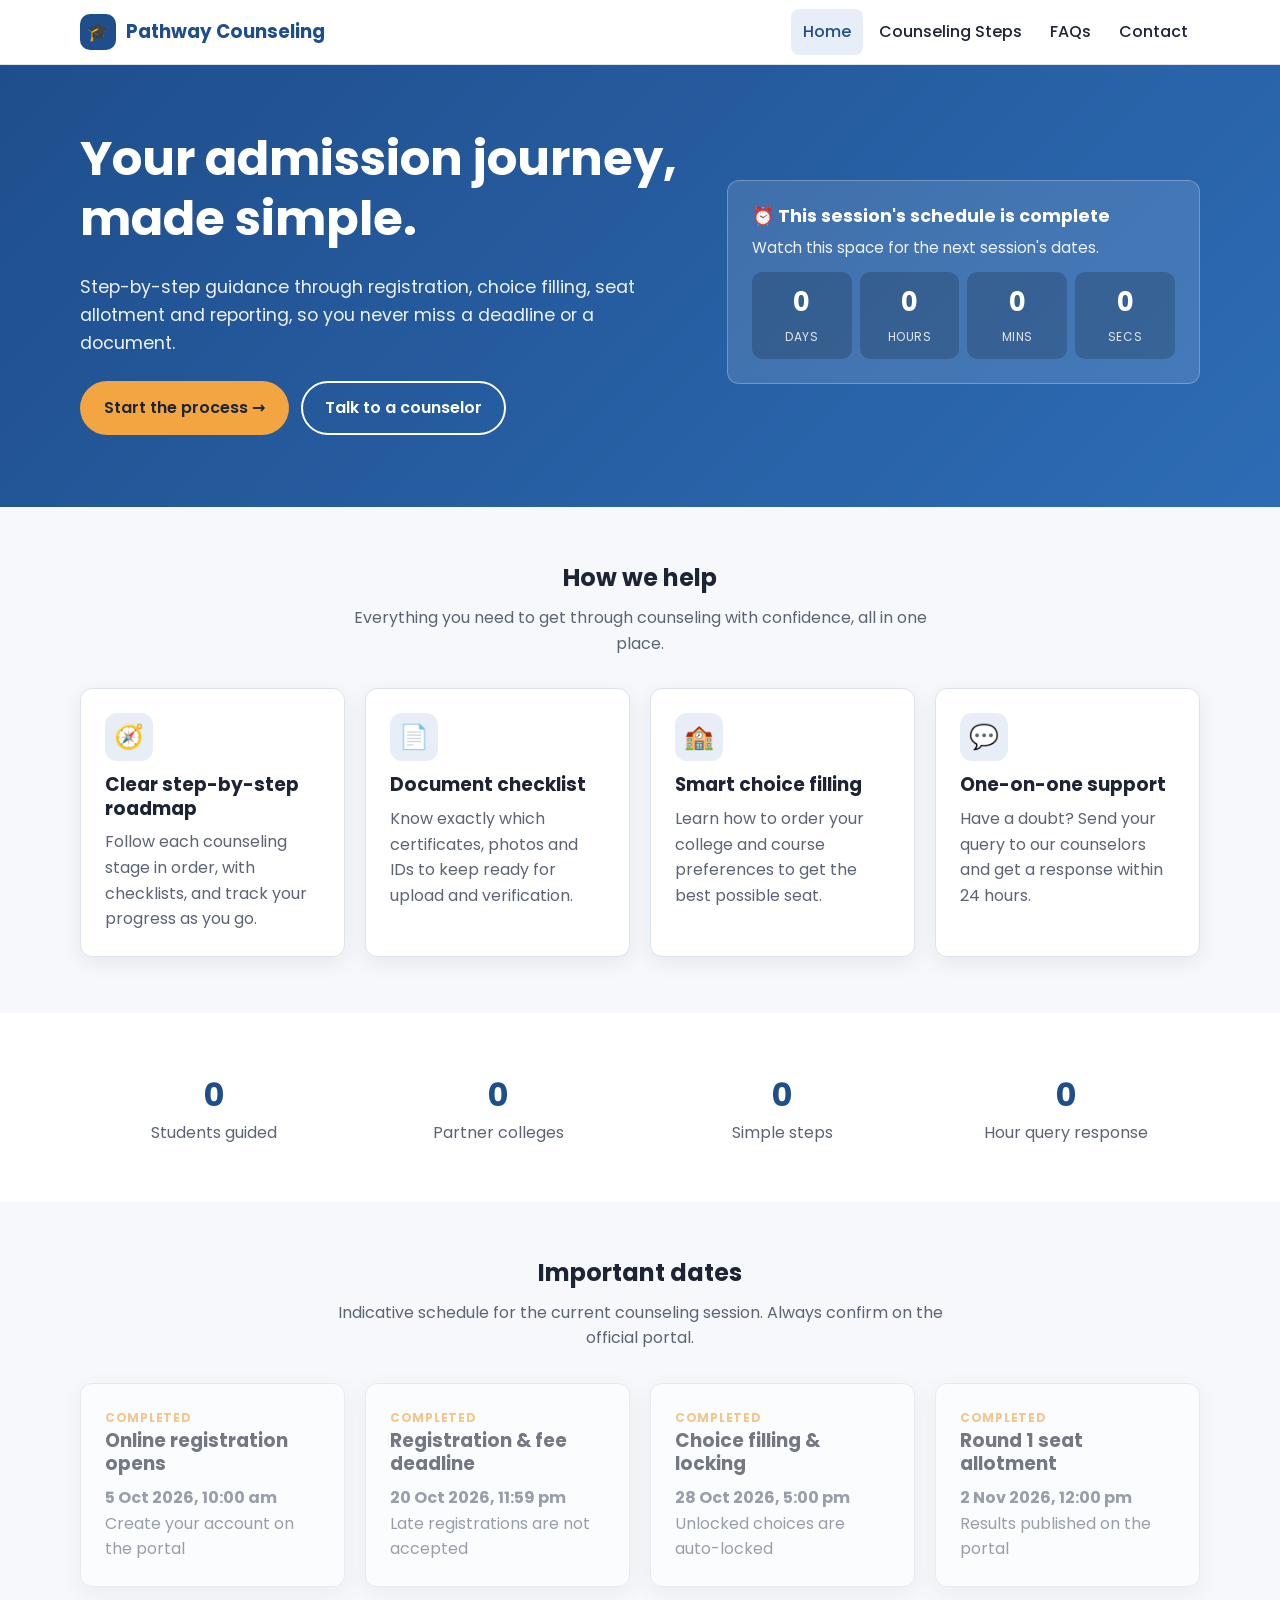
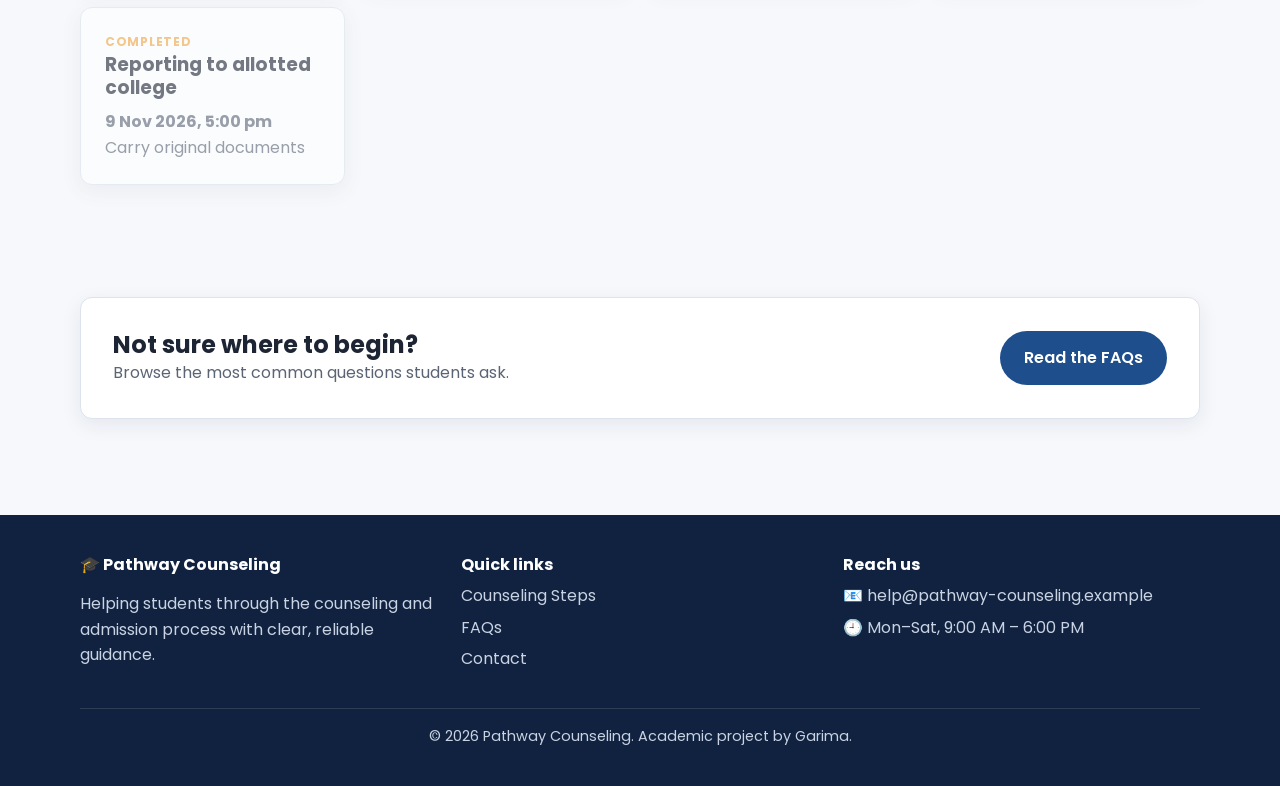
<file: index.html>
<!DOCTYPE html>
<html lang="en">
<head>
  <meta charset="UTF-8">
  <meta name="viewport" content="width=device-width, initial-scale=1.0">
  <meta name="description" content="Pathway Counseling guides students step by step through the college counseling and admission process.">
  <title>Pathway Counseling | Admission Guidance for Students</title>
  <link rel="preconnect" href="https://fonts.googleapis.com">
  <link href="https://fonts.googleapis.com/css2?family=Poppins:wght@400;500;600;700&display=swap" rel="stylesheet">
  <link rel="stylesheet" href="css/style.css">
</head>
<body>
  <a class="skip-link" href="#main">Skip to content</a>

  <header class="site-header">
    <nav class="nav container" aria-label="Main navigation">
      <a href="index.html" class="brand"><span class="brand-mark" aria-hidden="true">🎓</span>Pathway Counseling</a>
      <button class="nav-toggle" aria-expanded="false" aria-controls="nav-links" aria-label="Toggle menu">
        <span></span><span></span><span></span>
      </button>
      <ul class="nav-links" id="nav-links">
        <li><a href="index.html" aria-current="page">Home</a></li>
        <li><a href="steps.html">Counseling Steps</a></li>
        <li><a href="faqs.html">FAQs</a></li>
        <li><a href="contact.html">Contact</a></li>
      </ul>
    </nav>
  </header>

  <main id="main">
    <section class="hero">
      <div class="container hero-grid">
        <div>
          <h1>Your admission journey, made simple.</h1>
          <p>Step-by-step guidance through registration, choice filling, seat allotment and reporting, so you never miss a deadline or a document.</p>
          <div class="hero-actions">
            <a href="steps.html" class="btn btn-primary">Start the process →</a>
            <a href="contact.html" class="btn btn-outline">Talk to a counselor</a>
          </div>
        </div>
        <aside class="hero-card" aria-labelledby="deadline-title">
          <h2 id="deadline-title">⏰ <span id="deadline-name">Next deadline</span></h2>
          <p id="deadline-date" style="margin:0;font-size:.95rem"></p>
          <div class="countdown" id="countdown" aria-live="polite">
            <div><strong data-unit="days">0</strong><small>Days</small></div>
            <div><strong data-unit="hours">0</strong><small>Hours</small></div>
            <div><strong data-unit="minutes">0</strong><small>Mins</small></div>
            <div><strong data-unit="seconds">0</strong><small>Secs</small></div>
          </div>
        </aside>
      </div>
    </section>

    <section>
      <div class="container">
        <div class="section-title">
          <h2>How we help</h2>
          <p>Everything you need to get through counseling with confidence, all in one place.</p>
        </div>
        <div class="grid">
          <article class="card">
            <div class="icon" aria-hidden="true">🧭</div>
            <h3>Clear step-by-step roadmap</h3>
            <p>Follow each counseling stage in order, with checklists, and track your progress as you go.</p>
          </article>
          <article class="card">
            <div class="icon" aria-hidden="true">📄</div>
            <h3>Document checklist</h3>
            <p>Know exactly which certificates, photos and IDs to keep ready for upload and verification.</p>
          </article>
          <article class="card">
            <div class="icon" aria-hidden="true">🏫</div>
            <h3>Smart choice filling</h3>
            <p>Learn how to order your college and course preferences to get the best possible seat.</p>
          </article>
          <article class="card">
            <div class="icon" aria-hidden="true">💬</div>
            <h3>One-on-one support</h3>
            <p>Have a doubt? Send your query to our counselors and get a response within 24 hours.</p>
          </article>
        </div>
      </div>
    </section>

    <section style="background:var(--surface)">
      <div class="container stats">
        <div><strong class="counter" data-target="12000">0</strong><span>Students guided</span></div>
        <div><strong class="counter" data-target="350">0</strong><span>Partner colleges</span></div>
        <div><strong class="counter" data-target="8">0</strong><span>Simple steps</span></div>
        <div><strong class="counter" data-target="24">0</strong><span>Hour query response</span></div>
      </div>
    </section>

    <section>
      <div class="container">
        <div class="section-title">
          <h2>Important dates</h2>
          <p>Indicative schedule for the current counseling session. Always confirm on the official portal.</p>
        </div>
        <div class="grid" id="dates-grid"></div>
      </div>
    </section>

    <section>
      <div class="container">
        <div class="cta">
          <div>
            <h2>Not sure where to begin?</h2>
            <p style="margin:0;color:var(--muted)">Browse the most common questions students ask.</p>
          </div>
          <a href="faqs.html" class="btn btn-dark">Read the FAQs</a>
        </div>
      </div>
    </section>
  </main>

  <footer class="site-footer">
    <div class="container footer-grid">
      <div>
        <h3>🎓 Pathway Counseling</h3>
        <p>Helping students through the counseling and admission process with clear, reliable guidance.</p>
      </div>
      <div>
        <h3>Quick links</h3>
        <ul>
          <li><a href="steps.html">Counseling Steps</a></li>
          <li><a href="faqs.html">FAQs</a></li>
          <li><a href="contact.html">Contact</a></li>
        </ul>
      </div>
      <div>
        <h3>Reach us</h3>
        <ul>
          <li>📧 help@pathway-counseling.example</li>
          <li>🕘 Mon–Sat, 9:00 AM – 6:00 PM</li>
        </ul>
      </div>
    </div>
    <p class="copyright container">© <span class="year"></span> Pathway Counseling. Academic project by Garima.</p>
  </footer>

  <button class="to-top" aria-label="Back to top">↑</button>
  <script src="js/data.js"></script>
  <script src="js/main.js"></script>
</body>
</html>
</file>
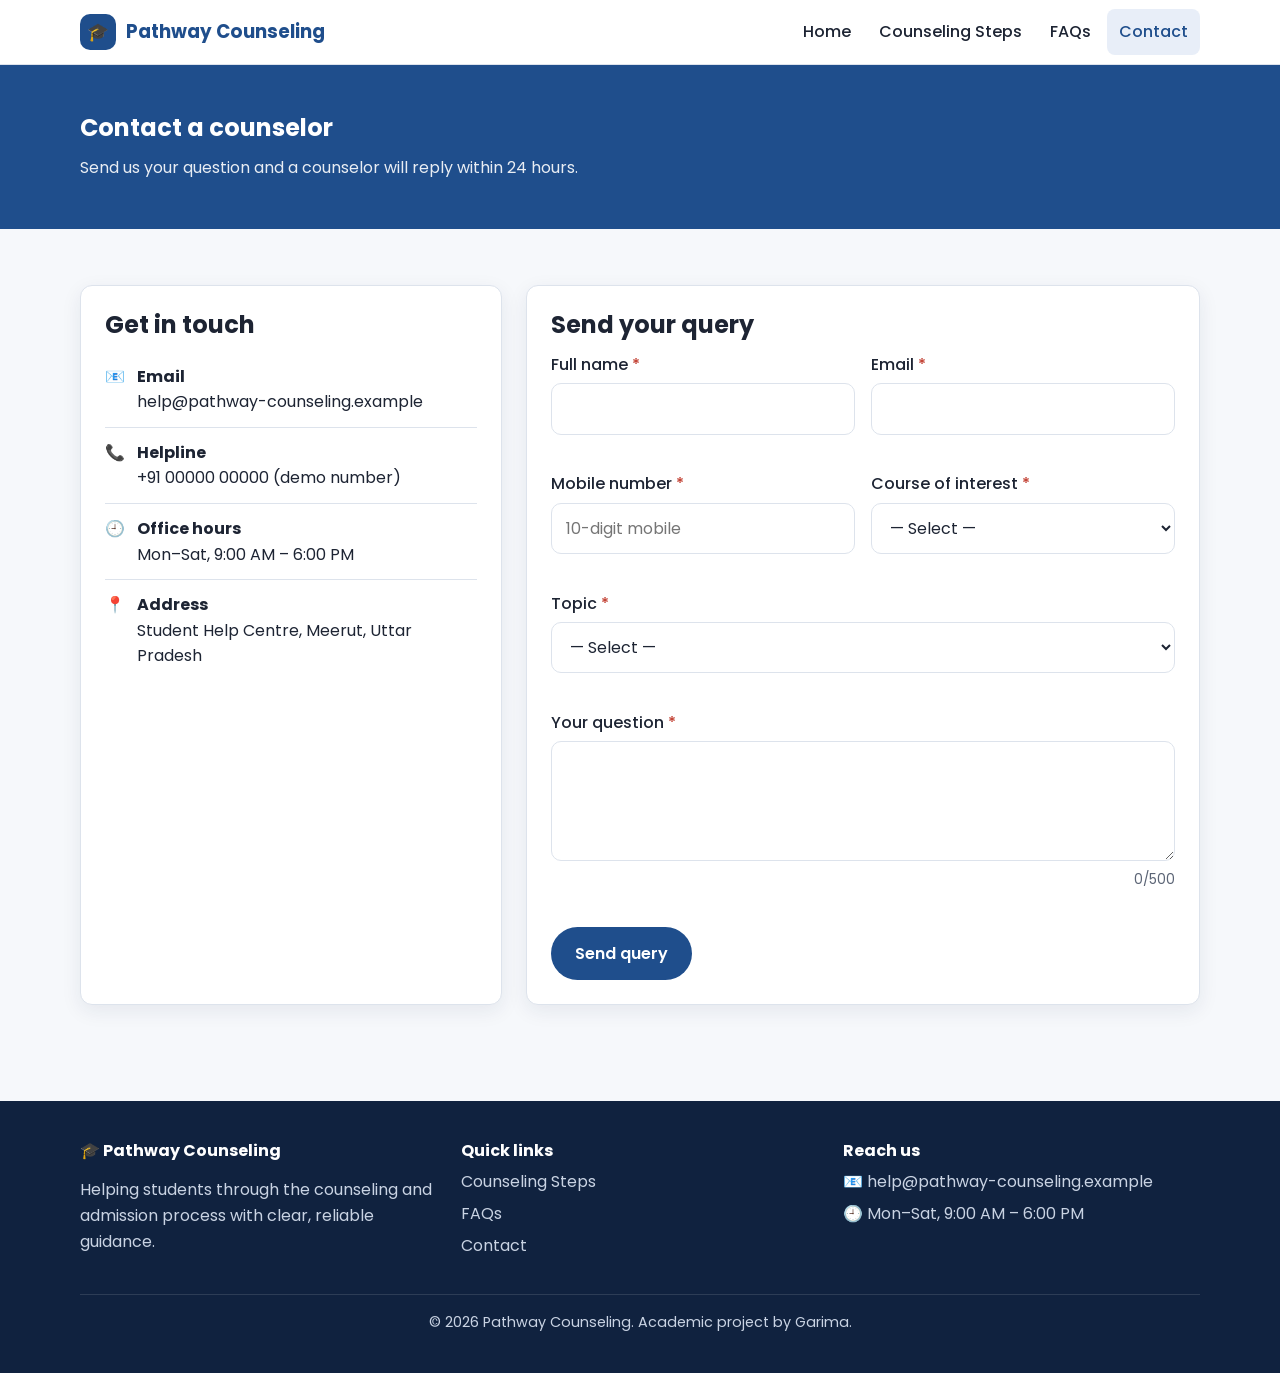
<file: contact.html>
<!DOCTYPE html>
<html lang="en">
<head>
  <meta charset="UTF-8">
  <meta name="viewport" content="width=device-width, initial-scale=1.0">
  <meta name="description" content="Send your counseling query to Pathway Counseling and get a response within 24 hours.">
  <title>Contact | Pathway Counseling</title>
  <link rel="preconnect" href="https://fonts.googleapis.com">
  <link href="https://fonts.googleapis.com/css2?family=Poppins:wght@400;500;600;700&display=swap" rel="stylesheet">
  <link rel="stylesheet" href="css/style.css">
</head>
<body>
  <a class="skip-link" href="#main">Skip to content</a>

  <header class="site-header">
    <nav class="nav container" aria-label="Main navigation">
      <a href="index.html" class="brand"><span class="brand-mark" aria-hidden="true">🎓</span>Pathway Counseling</a>
      <button class="nav-toggle" aria-expanded="false" aria-controls="nav-links" aria-label="Toggle menu">
        <span></span><span></span><span></span>
      </button>
      <ul class="nav-links" id="nav-links">
        <li><a href="index.html">Home</a></li>
        <li><a href="steps.html">Counseling Steps</a></li>
        <li><a href="faqs.html">FAQs</a></li>
        <li><a href="contact.html" aria-current="page">Contact</a></li>
      </ul>
    </nav>
  </header>

  <main id="main">
    <section class="page-hero">
      <div class="container">
        <h1>Contact a counselor</h1>
        <p>Send us your question and a counselor will reply within 24 hours.</p>
      </div>
    </section>

    <section>
      <div class="container contact-grid">
        <aside class="card">
          <h2>Get in touch</h2>
          <ul class="info-list">
            <li><span aria-hidden="true">📧</span><div><strong>Email</strong><br>help@pathway-counseling.example</div></li>
            <li><span aria-hidden="true">📞</span><div><strong>Helpline</strong><br>+91 00000 00000 (demo number)</div></li>
            <li><span aria-hidden="true">🕘</span><div><strong>Office hours</strong><br>Mon–Sat, 9:00 AM – 6:00 PM</div></li>
            <li><span aria-hidden="true">📍</span><div><strong>Address</strong><br>Student Help Centre, Meerut, Uttar Pradesh</div></li>
          </ul>
        </aside>

        <div class="card">
          <h2>Send your query</h2>
          <div id="form-alert" role="status" aria-live="polite"></div>
          <form id="contact-form" novalidate>
            <div class="form-grid">
              <div class="field">
                <label for="name">Full name <span class="req">*</span></label>
                <input id="name" name="name" autocomplete="name">
                <div class="error-msg" id="name-error"></div>
              </div>
              <div class="field">
                <label for="email">Email <span class="req">*</span></label>
                <input id="email" name="email" type="email" autocomplete="email">
                <div class="error-msg" id="email-error"></div>
              </div>
              <div class="field">
                <label for="phone">Mobile number <span class="req">*</span></label>
                <input id="phone" name="phone" type="tel" inputmode="numeric" maxlength="10" placeholder="10-digit mobile">
                <div class="error-msg" id="phone-error"></div>
              </div>
              <div class="field">
                <label for="course">Course of interest <span class="req">*</span></label>
                <select id="course" name="course">
                  <option value="">— Select —</option>
                  <option>B.Tech / B.E.</option>
                  <option>BCA / B.Sc.</option>
                  <option>MCA</option>
                  <option>MBA</option>
                  <option>Other</option>
                </select>
                <div class="error-msg" id="course-error"></div>
              </div>
              <div class="field full">
                <label for="topic">Topic <span class="req">*</span></label>
                <select id="topic" name="topic">
                  <option value="">— Select —</option>
                  <option>Registration</option>
                  <option>Documents</option>
                  <option>Choice filling</option>
                  <option>Seat allotment</option>
                  <option>Fees &amp; refunds</option>
                  <option>Other</option>
                </select>
                <div class="error-msg" id="topic-error"></div>
              </div>
              <div class="field full">
                <label for="message">Your question <span class="req">*</span></label>
                <textarea id="message" name="message" maxlength="500"></textarea>
                <div class="hint"><span id="char-count">0</span>/500</div>
                <div class="error-msg" id="message-error"></div>
              </div>
              <div class="full">
                <button type="submit" class="btn btn-dark">Send query</button>
              </div>
            </div>
          </form>
        </div>
      </div>
    </section>
  </main>

  <footer class="site-footer">
    <div class="container footer-grid">
      <div>
        <h3>🎓 Pathway Counseling</h3>
        <p>Helping students through the counseling and admission process with clear, reliable guidance.</p>
      </div>
      <div>
        <h3>Quick links</h3>
        <ul>
          <li><a href="steps.html">Counseling Steps</a></li>
          <li><a href="faqs.html">FAQs</a></li>
          <li><a href="contact.html">Contact</a></li>
        </ul>
      </div>
      <div>
        <h3>Reach us</h3>
        <ul>
          <li>📧 help@pathway-counseling.example</li>
          <li>🕘 Mon–Sat, 9:00 AM – 6:00 PM</li>
        </ul>
      </div>
    </div>
    <p class="copyright container">© <span class="year"></span> Pathway Counseling. Academic project by Garima.</p>
  </footer>

  <button class="to-top" aria-label="Back to top">↑</button>
  <script src="js/data.js"></script>
  <script src="js/main.js"></script>
</body>
</html>
</file>
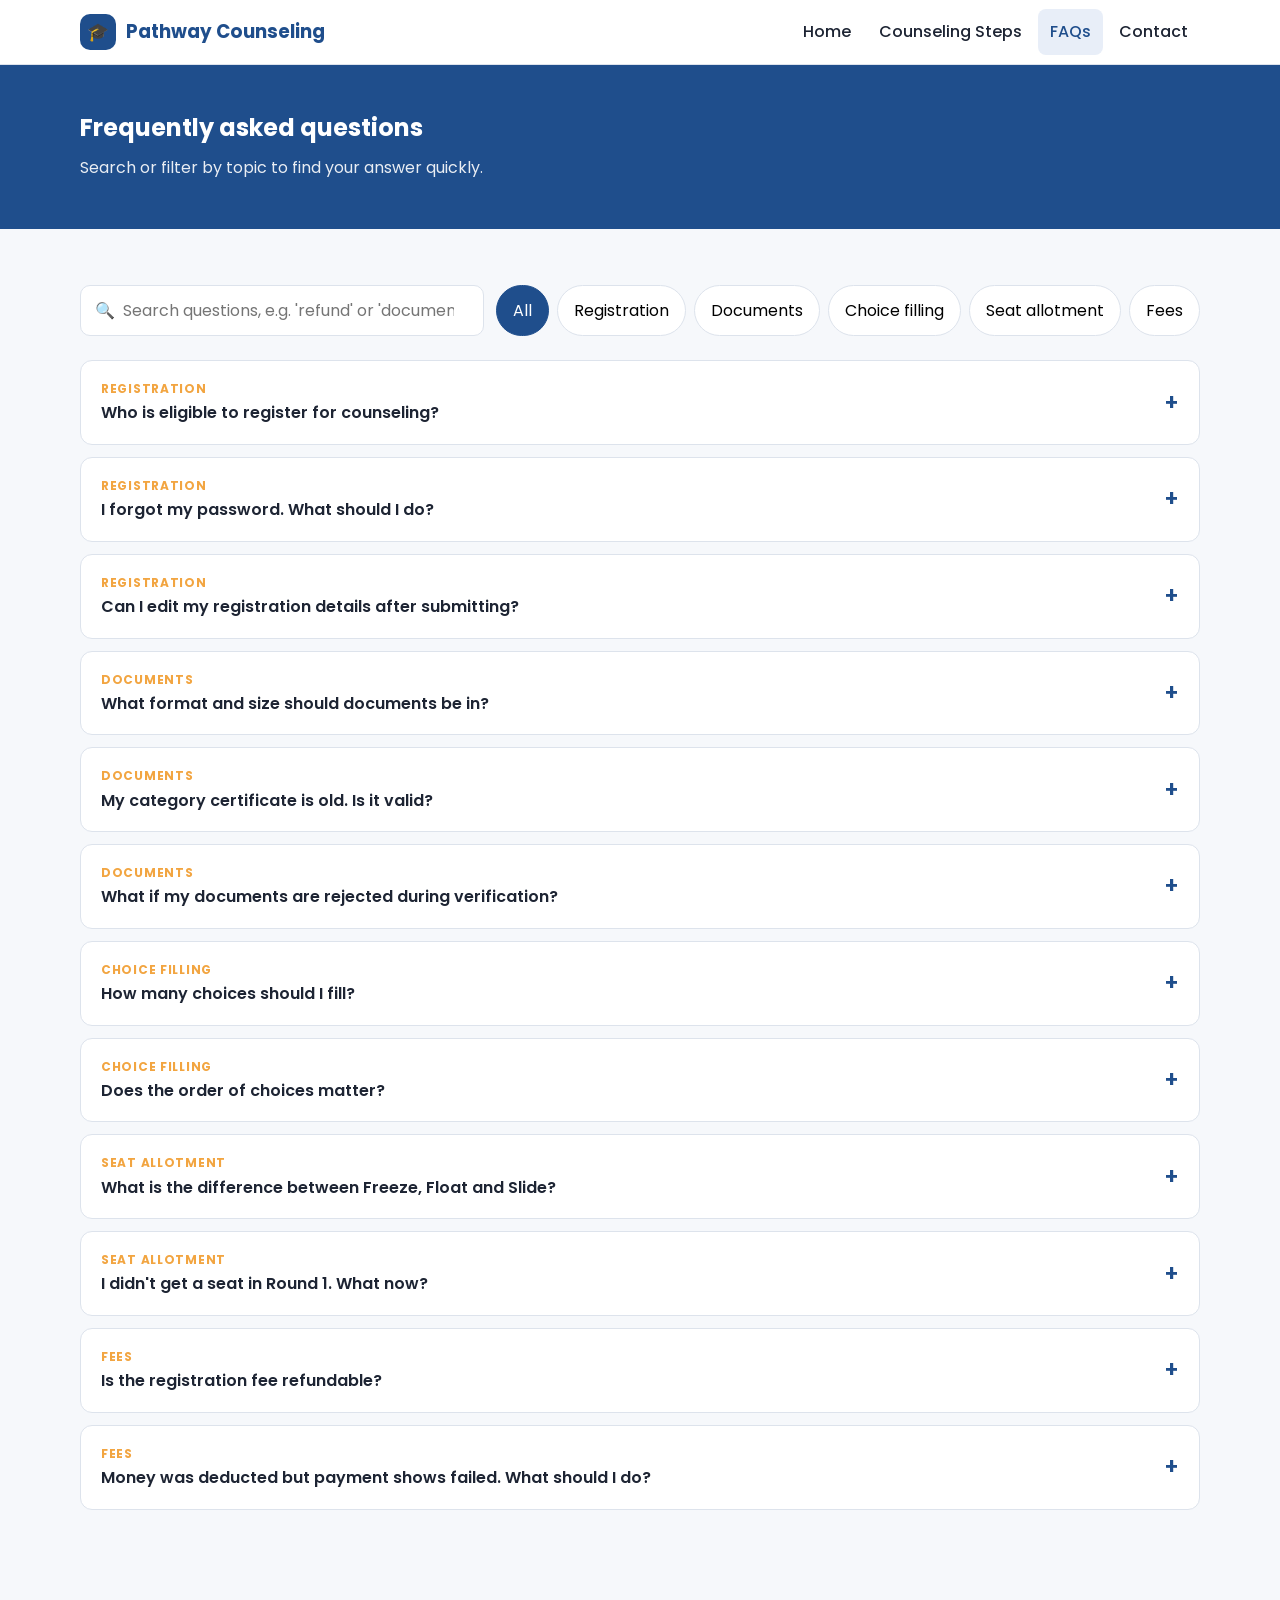
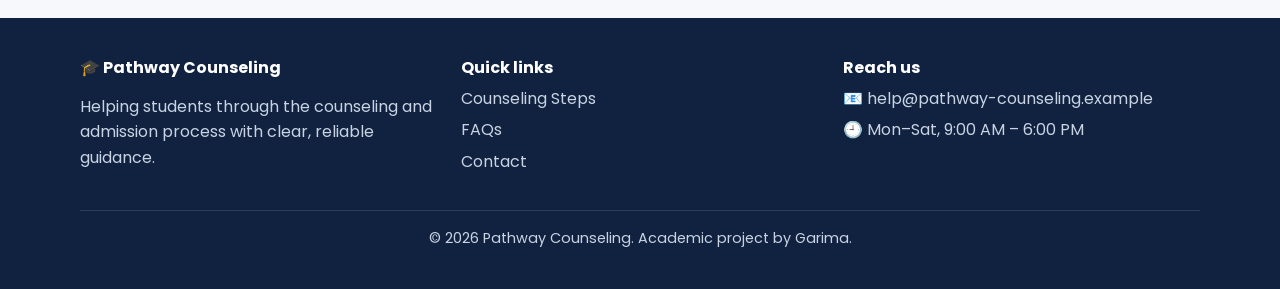
<file: faqs.html>
<!DOCTYPE html>
<html lang="en">
<head>
  <meta charset="UTF-8">
  <meta name="viewport" content="width=device-width, initial-scale=1.0">
  <meta name="description" content="Answers to frequently asked questions about registration, documents, choice filling, seat allotment and fees.">
  <title>FAQs | Pathway Counseling</title>
  <link rel="preconnect" href="https://fonts.googleapis.com">
  <link href="https://fonts.googleapis.com/css2?family=Poppins:wght@400;500;600;700&display=swap" rel="stylesheet">
  <link rel="stylesheet" href="css/style.css">
</head>
<body>
  <a class="skip-link" href="#main">Skip to content</a>

  <header class="site-header">
    <nav class="nav container" aria-label="Main navigation">
      <a href="index.html" class="brand"><span class="brand-mark" aria-hidden="true">🎓</span>Pathway Counseling</a>
      <button class="nav-toggle" aria-expanded="false" aria-controls="nav-links" aria-label="Toggle menu">
        <span></span><span></span><span></span>
      </button>
      <ul class="nav-links" id="nav-links">
        <li><a href="index.html">Home</a></li>
        <li><a href="steps.html">Counseling Steps</a></li>
        <li><a href="faqs.html" aria-current="page">FAQs</a></li>
        <li><a href="contact.html">Contact</a></li>
      </ul>
    </nav>
  </header>

  <main id="main">
    <section class="page-hero">
      <div class="container">
        <h1>Frequently asked questions</h1>
        <p>Search or filter by topic to find your answer quickly.</p>
      </div>
    </section>

    <section>
      <div class="container">
        <div class="faq-tools">
          <label for="faq-search" class="sr-only">Search FAQs</label>
          <input type="search" id="faq-search" placeholder="🔍  Search questions, e.g. 'refund' or 'documents'">
          <div class="chips" id="faq-filters" role="group" aria-label="Filter by category"></div>
        </div>
        <div id="faq-list"></div>
        <p class="empty" id="faq-empty" hidden>No questions match your search. <a href="contact.html">Ask us directly →</a></p>
      </div>
    </section>
  </main>

  <footer class="site-footer">
    <div class="container footer-grid">
      <div>
        <h3>🎓 Pathway Counseling</h3>
        <p>Helping students through the counseling and admission process with clear, reliable guidance.</p>
      </div>
      <div>
        <h3>Quick links</h3>
        <ul>
          <li><a href="steps.html">Counseling Steps</a></li>
          <li><a href="faqs.html">FAQs</a></li>
          <li><a href="contact.html">Contact</a></li>
        </ul>
      </div>
      <div>
        <h3>Reach us</h3>
        <ul>
          <li>📧 help@pathway-counseling.example</li>
          <li>🕘 Mon–Sat, 9:00 AM – 6:00 PM</li>
        </ul>
      </div>
    </div>
    <p class="copyright container">© <span class="year"></span> Pathway Counseling. Academic project by Garima.</p>
  </footer>

  <button class="to-top" aria-label="Back to top">↑</button>
  <script src="js/data.js"></script>
  <script src="js/main.js"></script>
</body>
</html>
</file>
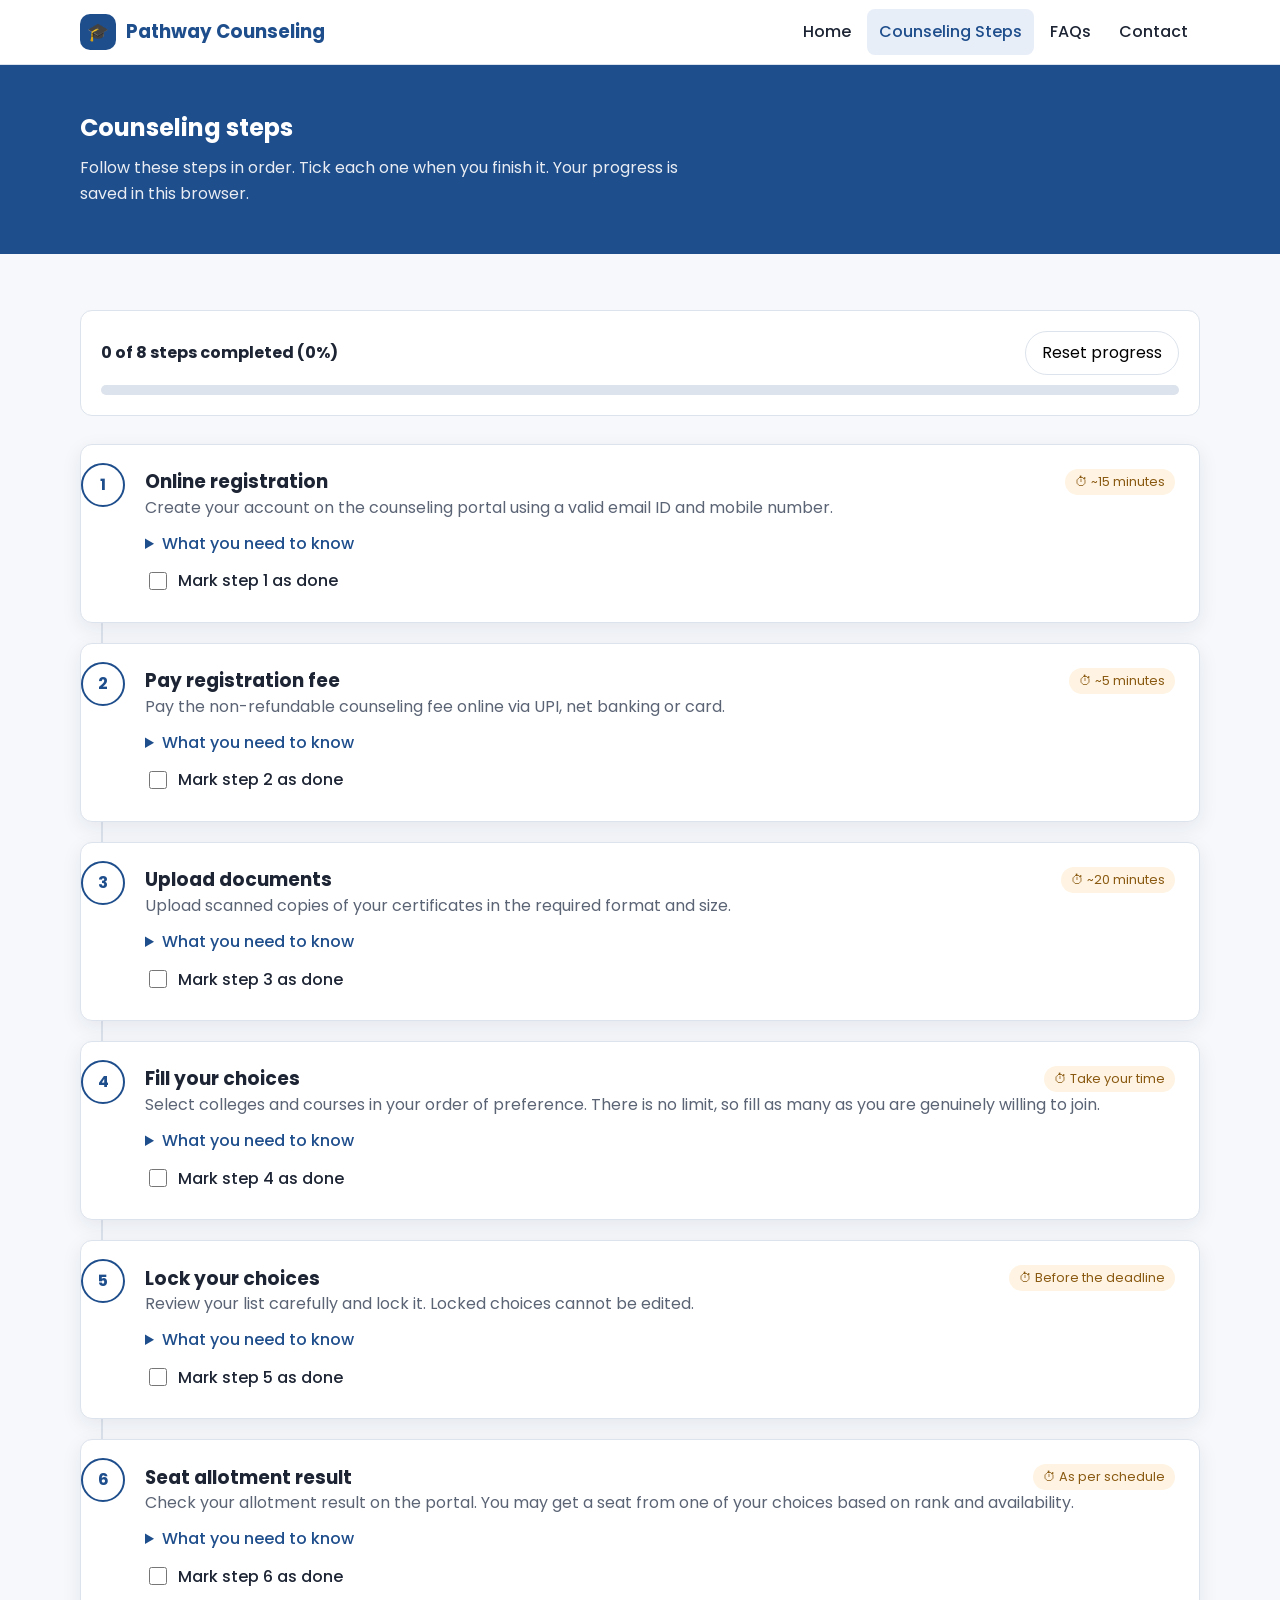
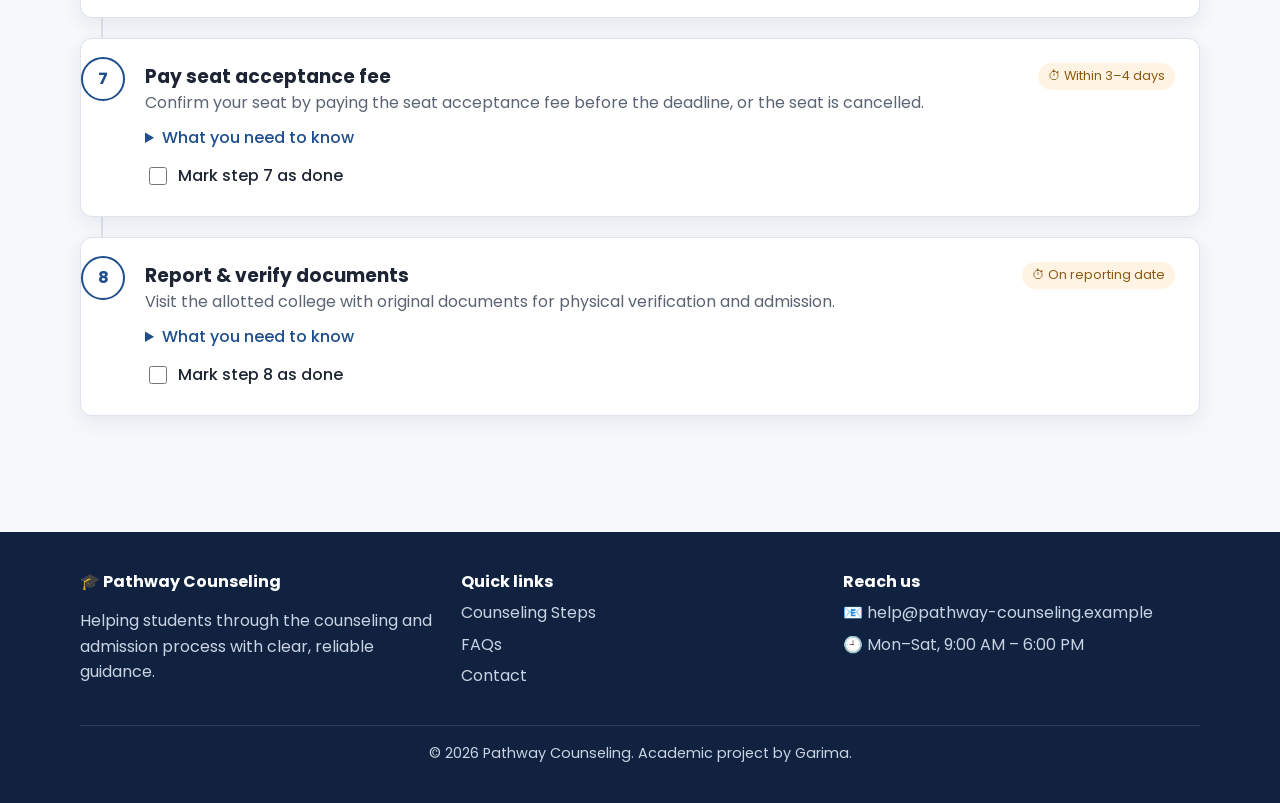
<file: steps.html>
<!DOCTYPE html>
<html lang="en">
<head>
  <meta charset="UTF-8">
  <meta name="viewport" content="width=device-width, initial-scale=1.0">
  <meta name="description" content="Follow the 8 steps of the counseling and admission process and track your progress.">
  <title>Counseling Steps | Pathway Counseling</title>
  <link rel="preconnect" href="https://fonts.googleapis.com">
  <link href="https://fonts.googleapis.com/css2?family=Poppins:wght@400;500;600;700&display=swap" rel="stylesheet">
  <link rel="stylesheet" href="css/style.css">
</head>
<body>
  <a class="skip-link" href="#main">Skip to content</a>

  <header class="site-header">
    <nav class="nav container" aria-label="Main navigation">
      <a href="index.html" class="brand"><span class="brand-mark" aria-hidden="true">🎓</span>Pathway Counseling</a>
      <button class="nav-toggle" aria-expanded="false" aria-controls="nav-links" aria-label="Toggle menu">
        <span></span><span></span><span></span>
      </button>
      <ul class="nav-links" id="nav-links">
        <li><a href="index.html">Home</a></li>
        <li><a href="steps.html" aria-current="page">Counseling Steps</a></li>
        <li><a href="faqs.html">FAQs</a></li>
        <li><a href="contact.html">Contact</a></li>
      </ul>
    </nav>
  </header>

  <main id="main">
    <section class="page-hero">
      <div class="container">
        <h1>Counseling steps</h1>
        <p>Follow these steps in order. Tick each one when you finish it. Your progress is saved in this browser.</p>
      </div>
    </section>

    <section>
      <div class="container">
        <div class="progress-wrap" aria-live="polite">
          <div class="step-head">
            <strong id="progress-text">0 of 8 steps completed</strong>
            <button class="chip" id="reset-progress" type="button">Reset progress</button>
          </div>
          <div class="progress-bar" role="progressbar" aria-valuemin="0" aria-valuemax="100" aria-valuenow="0" aria-label="Counseling progress"><div id="progress-fill"></div></div>
        </div>
        <ol class="timeline" id="steps-list"></ol>
      </div>
    </section>
  </main>

  <footer class="site-footer">
    <div class="container footer-grid">
      <div>
        <h3>🎓 Pathway Counseling</h3>
        <p>Helping students through the counseling and admission process with clear, reliable guidance.</p>
      </div>
      <div>
        <h3>Quick links</h3>
        <ul>
          <li><a href="steps.html">Counseling Steps</a></li>
          <li><a href="faqs.html">FAQs</a></li>
          <li><a href="contact.html">Contact</a></li>
        </ul>
      </div>
      <div>
        <h3>Reach us</h3>
        <ul>
          <li>📧 help@pathway-counseling.example</li>
          <li>🕘 Mon–Sat, 9:00 AM – 6:00 PM</li>
        </ul>
      </div>
    </div>
    <p class="copyright container">© <span class="year"></span> Pathway Counseling. Academic project by Garima.</p>
  </footer>

  <button class="to-top" aria-label="Back to top">↑</button>
  <script src="js/data.js"></script>
  <script src="js/main.js"></script>
</body>
</html>
</file>
<file: css/style.css>
/* ==========================================================
   Pathway Counseling — shared stylesheet
   Mobile-first, Flexbox + Grid, CSS custom properties
   ========================================================== */
:root {
  --primary: #1f4e8c;
  --primary-dark: #163a69;
  --accent: #f2a541;
  --bg: #f6f8fb;
  --surface: #ffffff;
  --text: #1d2433;
  --muted: #5b6475;
  --border: #dde3ec;
  --success: #1c7c54;
  --error: #c0392b;
  --radius: 12px;
  --shadow: 0 6px 20px rgba(21, 38, 71, .08);
  --max: 1120px;
}

*, *::before, *::after { box-sizing: border-box; }
html { scroll-behavior: smooth; }
body {
  margin: 0;
  font-family: "Poppins", "Segoe UI", system-ui, -apple-system, sans-serif;
  color: var(--text);
  background: var(--bg);
  line-height: 1.6;
}
img { max-width: 100%; display: block; }
a { color: var(--primary); }
h1, h2, h3 { line-height: 1.25; margin: 0 0 .5em; }
.container { width: min(var(--max), 100% - 32px); margin-inline: auto; }
.skip-link { position: absolute; left: -999px; top: 0; background: var(--accent); padding: 8px 12px; z-index: 100; }
.skip-link:focus { left: 8px; }
:focus-visible { outline: 3px solid var(--accent); outline-offset: 2px; }

/* ---------- Header / navigation ---------- */
.site-header {
  position: sticky; top: 0; z-index: 50;
  background: var(--surface);
  border-bottom: 1px solid var(--border);
}
.nav { display: flex; align-items: center; justify-content: space-between; min-height: 64px; }
.brand { display: flex; align-items: center; gap: 10px; font-weight: 700; font-size: 1.15rem; color: var(--primary); text-decoration: none; }
.brand-mark {
  width: 36px; height: 36px; border-radius: 10px;
  display: grid; place-items: center;
  background: var(--primary); color: #fff; font-size: 1.1rem;
}
.nav-toggle {
  display: inline-flex; flex-direction: column; gap: 5px;
  background: none; border: 0; padding: 10px; cursor: pointer;
}
.nav-toggle span { width: 24px; height: 2px; background: var(--text); transition: .25s; }
.nav-toggle[aria-expanded="true"] span:nth-child(1) { transform: translateY(7px) rotate(45deg); }
.nav-toggle[aria-expanded="true"] span:nth-child(2) { opacity: 0; }
.nav-toggle[aria-expanded="true"] span:nth-child(3) { transform: translateY(-7px) rotate(-45deg); }
.nav-links {
  position: absolute; top: 64px; left: 0; right: 0;
  display: none; flex-direction: column;
  list-style: none; margin: 0; padding: 8px 16px 16px;
  background: var(--surface); border-bottom: 1px solid var(--border);
}
.nav-links.open { display: flex; }
.nav-links a {
  display: block; padding: 10px 12px; border-radius: 8px;
  color: var(--text); text-decoration: none; font-weight: 500;
}
.nav-links a:hover { background: var(--bg); }
.nav-links a[aria-current="page"] { color: var(--primary); background: #e8eef8; }

@media (min-width: 768px) {
  .nav-toggle { display: none; }
  .nav-links {
    position: static; display: flex; flex-direction: row; gap: 4px;
    padding: 0; border: 0; background: none;
  }
}

/* ---------- Buttons ---------- */
.btn {
  display: inline-flex; align-items: center; justify-content: center; gap: 8px;
  padding: 12px 22px; border-radius: 999px; border: 2px solid transparent;
  font: inherit; font-weight: 600; text-decoration: none; cursor: pointer;
  transition: transform .15s, background .2s;
}
.btn:hover { transform: translateY(-1px); }
.btn-primary { background: var(--accent); color: #1d2433; }
.btn-primary:hover { background: #e8962c; }
.btn-outline { border-color: currentColor; color: #fff; }
.btn-dark { background: var(--primary); color: #fff; }
.btn-dark:hover { background: var(--primary-dark); }
.btn:disabled { opacity: .6; cursor: not-allowed; transform: none; }

/* ---------- Hero ---------- */
.hero {
  background: linear-gradient(135deg, var(--primary) 0%, #2d6cb5 100%);
  color: #fff; padding: 64px 0 72px;
}
.hero-grid { display: grid; gap: 32px; align-items: center; }
.hero h1 { font-size: clamp(1.9rem, 4.5vw, 3rem); }
.hero p { font-size: 1.1rem; opacity: .92; max-width: 560px; }
.hero-actions { display: flex; flex-wrap: wrap; gap: 12px; margin-top: 24px; }
.hero-card {
  background: rgba(255,255,255,.12); border: 1px solid rgba(255,255,255,.25);
  border-radius: var(--radius); padding: 24px;
}
.hero-card h2 { font-size: 1.1rem; }
.countdown { display: grid; grid-template-columns: repeat(4, 1fr); gap: 8px; text-align: center; margin-top: 12px; }
.countdown div { background: rgba(0,0,0,.18); border-radius: 10px; padding: 10px 4px; }
.countdown strong { display: block; font-size: 1.6rem; }
.countdown small { font-size: .75rem; text-transform: uppercase; letter-spacing: .05em; opacity: .85; }
@media (min-width: 900px) { .hero-grid { grid-template-columns: 1.3fr 1fr; } }

.page-hero { background: var(--primary); color: #fff; padding: 48px 0; }
.page-hero p { opacity: .9; max-width: 640px; margin: 0; }

/* ---------- Sections & cards ---------- */
section { padding: 56px 0; }
.section-title { text-align: center; margin-bottom: 32px; }
.section-title p { color: var(--muted); max-width: 620px; margin: 0 auto; }
.grid { display: grid; gap: 20px; grid-template-columns: repeat(auto-fit, minmax(240px, 1fr)); }
.card {
  background: var(--surface); border: 1px solid var(--border);
  border-radius: var(--radius); padding: 24px; box-shadow: var(--shadow);
}
.card .icon {
  width: 48px; height: 48px; border-radius: 12px; display: grid; place-items: center;
  background: #e8eef8; font-size: 1.5rem; margin-bottom: 12px;
}
.card p { color: var(--muted); margin: 0; }
.stats { display: grid; gap: 16px; grid-template-columns: repeat(auto-fit, minmax(150px, 1fr)); text-align: center; }
.stats strong { display: block; font-size: 2rem; color: var(--primary); }
.stats span { color: var(--muted); }
.cta {
  background: var(--surface); border: 1px solid var(--border); border-radius: var(--radius);
  padding: 32px; display: flex; flex-wrap: wrap; gap: 16px;
  align-items: center; justify-content: space-between; box-shadow: var(--shadow);
}
.cta h2 { margin: 0; }

/* ---------- Counseling steps (timeline) ---------- */
.progress-wrap { background: var(--surface); border: 1px solid var(--border); border-radius: var(--radius); padding: 20px; margin-bottom: 28px; }
.progress-bar { height: 10px; background: var(--border); border-radius: 999px; overflow: hidden; margin-top: 10px; }
.progress-bar div { height: 100%; width: 0; background: var(--success); transition: width .35s; }
.timeline { list-style: none; margin: 0; padding: 0; position: relative; }
.timeline::before { content: ""; position: absolute; left: 21px; top: 0; bottom: 0; width: 2px; background: var(--border); }
.step { position: relative; padding-left: 64px; margin-bottom: 20px; }
.step-num {
  position: absolute; left: 0; top: 18px; width: 44px; height: 44px; border-radius: 50%;
  display: grid; place-items: center; font-weight: 700;
  background: var(--surface); border: 2px solid var(--primary); color: var(--primary);
}
.step.done .step-num { background: var(--success); border-color: var(--success); color: #fff; }
.step-head { display: flex; flex-wrap: wrap; justify-content: space-between; gap: 8px; align-items: center; }
.step-head h3 { margin: 0; }
.badge { font-size: .8rem; background: #fff4e3; color: #8a5a12; padding: 3px 10px; border-radius: 999px; }
.step details { margin-top: 10px; }
.step summary { cursor: pointer; color: var(--primary); font-weight: 500; }
.step ul { margin: 8px 0 0; padding-left: 20px; color: var(--muted); }
.step label { display: inline-flex; gap: 8px; align-items: center; margin-top: 12px; font-weight: 500; cursor: pointer; }
.step input[type="checkbox"] { width: 18px; height: 18px; accent-color: var(--success); }

/* ---------- FAQs ---------- */
.faq-tools { display: flex; flex-wrap: wrap; gap: 12px; margin-bottom: 24px; }
.faq-tools input { flex: 1 1 260px; }
.chips { display: flex; flex-wrap: wrap; gap: 8px; }
.chip {
  border: 1px solid var(--border); background: var(--surface); border-radius: 999px;
  padding: 8px 16px; font: inherit; cursor: pointer;
}
.chip[aria-pressed="true"] { background: var(--primary); color: #fff; border-color: var(--primary); }
.faq-item { background: var(--surface); border: 1px solid var(--border); border-radius: var(--radius); margin-bottom: 12px; overflow: hidden; }
.faq-q {
  width: 100%; text-align: left; background: none; border: 0; font: inherit; font-weight: 600;
  padding: 18px 52px 18px 20px; cursor: pointer; position: relative; color: var(--text);
}
.faq-q::after { content: "+"; position: absolute; right: 20px; top: 50%; transform: translateY(-50%); font-size: 1.4rem; color: var(--primary); }
.faq-q[aria-expanded="true"]::after { content: "−"; }
.faq-a { padding: 0 20px 18px; color: var(--muted); }
.faq-a[hidden] { display: none; }
.faq-cat { font-size: .75rem; text-transform: uppercase; letter-spacing: .06em; color: var(--accent); font-weight: 700; display: block; margin-bottom: 2px; }
.empty { text-align: center; color: var(--muted); padding: 32px; }
mark { background: #ffe8b3; padding: 0 2px; border-radius: 3px; }

/* ---------- Forms ---------- */
.contact-grid { display: grid; gap: 24px; }
@media (min-width: 900px) { .contact-grid { grid-template-columns: 1fr 1.6fr; } }
.form-grid { display: grid; gap: 16px; }
@media (min-width: 600px) { .form-grid { grid-template-columns: 1fr 1fr; } .full { grid-column: 1 / -1; } }
.field label { display: block; font-weight: 500; margin-bottom: 6px; }
.field .req { color: var(--error); }
input, select, textarea {
  width: 100%; padding: 12px 14px; font: inherit; color: var(--text);
  border: 1px solid var(--border); border-radius: 10px; background: #fff;
}
textarea { resize: vertical; min-height: 120px; }
input:focus, select:focus, textarea:focus { border-color: var(--primary); outline: none; box-shadow: 0 0 0 3px rgba(31,78,140,.15); }
.field.invalid input, .field.invalid select, .field.invalid textarea { border-color: var(--error); }
.error-msg { color: var(--error); font-size: .85rem; min-height: 1.2em; margin-top: 4px; }
.hint { color: var(--muted); font-size: .85rem; text-align: right; }
.alert { padding: 14px 18px; border-radius: 10px; margin-bottom: 16px; }
.alert-success { background: #e3f4ec; color: var(--success); border: 1px solid #b7e0cb; }
.info-list { list-style: none; padding: 0; margin: 0; }
.info-list li { display: flex; gap: 12px; padding: 12px 0; border-bottom: 1px solid var(--border); }
.info-list li:last-child { border-bottom: 0; }

/* ---------- Footer ---------- */
.site-footer { background: #10223f; color: #c9d3e3; padding: 40px 0 24px; margin-top: 40px; }
.footer-grid { display: grid; gap: 24px; grid-template-columns: repeat(auto-fit, minmax(200px, 1fr)); }
.site-footer h3 { color: #fff; font-size: 1rem; }
.site-footer a { color: #c9d3e3; text-decoration: none; }
.site-footer a:hover { color: #fff; }
.site-footer ul { list-style: none; padding: 0; margin: 0; }
.site-footer li { margin-bottom: 6px; }
.copyright { border-top: 1px solid rgba(255,255,255,.12); margin-top: 24px; padding-top: 16px; font-size: .9rem; text-align: center; }

/* ---------- Back to top ---------- */
.to-top {
  position: fixed; right: 16px; bottom: 16px; width: 44px; height: 44px; border-radius: 50%;
  border: 0; background: var(--primary); color: #fff; font-size: 1.2rem; cursor: pointer;
  box-shadow: var(--shadow); opacity: 0; pointer-events: none; transition: opacity .25s;
}
.to-top.show { opacity: 1; pointer-events: auto; }

@media (prefers-reduced-motion: reduce) {
  * { transition: none !important; scroll-behavior: auto !important; }
}

.sr-only { position: absolute; width: 1px; height: 1px; overflow: hidden; clip: rect(0 0 0 0); white-space: nowrap; }
</file>
